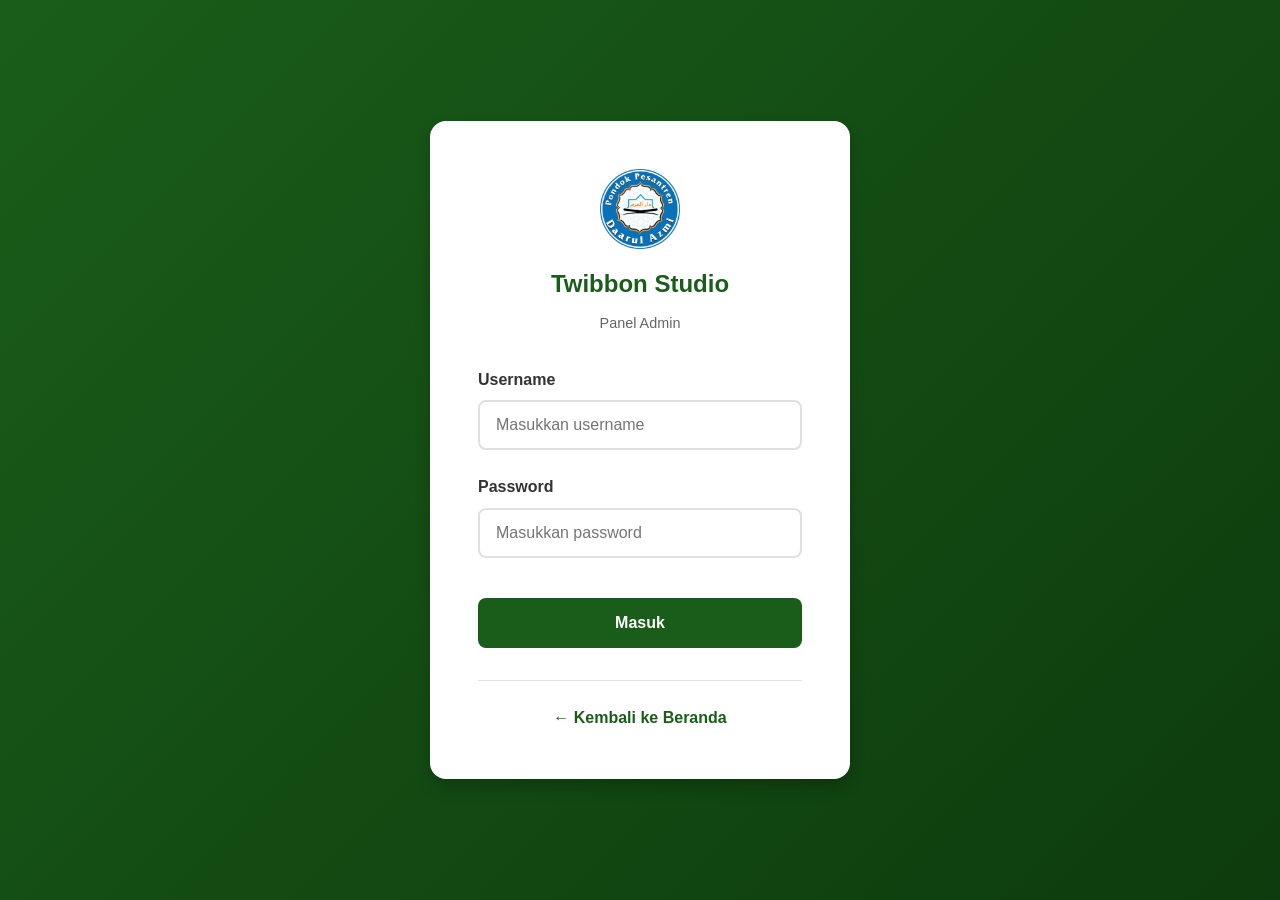
<file: admin.html>
<!DOCTYPE html>
<html lang="id">
<head>
  <meta charset="UTF-8">
  <meta name="viewport" content="width=device-width, initial-scale=1.0">
  <title>Admin Panel - Daarul Azmi Twibbon Studio</title>
  <meta name="description" content="Panel admin untuk mengelola kampanye Twibbon.">

  <!-- Favicon -->
  <link rel="icon" href="assets/logo/logo.png" type="image/png">

  <!-- Styles -->
  <link rel="stylesheet" href="css/global.css?v=20261103">
  <link rel="stylesheet" href="css/layout.css?v=20261103">
  <link rel="stylesheet" href="css/mobile.css?v=20261103">

  <style>
    body {
      background-color: var(--light-gray);
    }

    .admin-layout {
      display: flex;
      min-height: 100vh;
    }

    /* Sidebar */
    .admin-sidebar {
      width: 260px;
      background-color: var(--primary-green-dark);
      color: var(--white);
      padding: var(--spacing-lg) 0;
      position: fixed;
      top: 0;
      left: 0;
      height: 100vh;
      overflow-y: auto;
      z-index: 100;
    }

    .admin-sidebar .logo {
      padding: 0 var(--spacing-md);
      margin-bottom: var(--spacing-xl);
      border-bottom: 1px solid rgba(255,255,255,0.1);
      padding-bottom: var(--spacing-md);
    }

    .admin-sidebar .logo img {
      height: 50px;
      width: auto;
      margin-bottom: var(--spacing-sm);
    }

    .admin-sidebar .logo h2 {
      font-size: 1.1rem;
      color: var(--accent-gold);
    }

    .admin-sidebar .logo p {
      font-size: 0.8rem;
      color: rgba(255,255,255,0.6);
    }

    .admin-nav {
      list-style: none;
      padding: 0;
    }

    .admin-nav li a {
      display: flex;
      align-items: center;
      gap: var(--spacing-sm);
      padding: 0.75rem var(--spacing-md);
      color: rgba(255,255,255,0.8);
      transition: all var(--transition-fast);
    }

    .admin-nav li a:hover,
    .admin-nav li a.active {
      background-color: rgba(255,255,255,0.1);
      color: var(--white);
    }

    .admin-nav li a .icon {
      font-size: 1.2rem;
      width: 24px;
      text-align: center;
    }

    /* Main content */
    .admin-main {
      flex: 1;
      margin-left: 260px;
      padding: var(--spacing-lg);
    }

    .admin-header {
      display: flex;
      justify-content: space-between;
      align-items: center;
      margin-bottom: var(--spacing-lg);
      background: var(--white);
      padding: var(--spacing-md) var(--spacing-lg);
      border-radius: var(--radius-lg);
      box-shadow: var(--shadow-sm);
    }

    .admin-header h1 {
      font-size: 1.5rem;
      color: var(--primary-green);
    }

    .admin-header .user-info {
      display: flex;
      align-items: center;
      gap: var(--spacing-sm);
    }

    .admin-header .user-info span {
      color: var(--dark-gray);
    }

    .btn-logout {
      background-color: #dc3545;
      color: var(--white);
      padding: 0.5rem 1rem;
      border-radius: var(--radius-md);
      font-size: 0.875rem;
    }

    .btn-logout:hover {
      background-color: #c82333;
    }

    /* Stats cards */
    .stats-grid {
      display: grid;
      grid-template-columns: repeat(auto-fit, minmax(200px, 1fr));
      gap: var(--spacing-md);
      margin-bottom: var(--spacing-lg);
    }

    .stat-card {
      background: var(--white);
      padding: var(--spacing-md);
      border-radius: var(--radius-lg);
      box-shadow: var(--shadow-sm);
    }

    .stat-card .stat-icon {
      font-size: 2rem;
      margin-bottom: var(--spacing-sm);
    }

    .stat-card .stat-value {
      font-size: 2rem;
      font-weight: 700;
      color: var(--primary-green);
    }

    .stat-card .stat-label {
      color: var(--dark-gray);
      font-size: 0.9rem;
    }

    /* Campaign table */
    .admin-card {
      background: var(--white);
      border-radius: var(--radius-lg);
      box-shadow: var(--shadow-sm);
      padding: var(--spacing-lg);
      margin-bottom: var(--spacing-lg);
    }

    .admin-card-header {
      display: flex;
      justify-content: space-between;
      align-items: center;
      margin-bottom: var(--spacing-md);
    }

    .admin-card-header h2 {
      font-size: 1.25rem;
      color: var(--primary-green);
    }

    .campaign-table {
      width: 100%;
      border-collapse: collapse;
    }

    .campaign-table th,
    .campaign-table td {
      padding: var(--spacing-sm) var(--spacing-md);
      text-align: left;
      border-bottom: 1px solid var(--gray);
    }

    .campaign-table th {
      background-color: var(--light-gray);
      font-weight: 600;
      color: var(--text-dark);
    }

    .campaign-table tr:hover {
      background-color: var(--light-gray);
    }

    .campaign-table .campaign-cover {
      width: 60px;
      height: 40px;
      object-fit: cover;
      border-radius: var(--radius-sm);
    }

    .campaign-table .actions {
      display: flex;
      gap: var(--spacing-xs);
    }

    .btn-icon {
      padding: 0.4rem 0.6rem;
      border-radius: var(--radius-sm);
      font-size: 0.875rem;
    }

    .btn-edit {
      background-color: #17a2b8;
      color: var(--white);
    }

    .btn-edit:hover {
      background-color: #138496;
    }

    .btn-delete {
      background-color: #dc3545;
      color: var(--white);
    }

    .btn-delete:hover {
      background-color: #c82333;
    }

    /* Modal */
    .modal-overlay {
      display: none;
      position: fixed;
      top: 0;
      left: 0;
      right: 0;
      bottom: 0;
      background-color: rgba(0,0,0,0.5);
      z-index: 1000;
      align-items: center;
      justify-content: center;
      padding: var(--spacing-md);
    }

    .modal-overlay.show {
      display: flex;
    }

    .modal {
      background: var(--white);
      border-radius: var(--radius-lg);
      box-shadow: var(--shadow-lg);
      width: 100%;
      max-width: 600px;
      max-height: 90vh;
      overflow-y: auto;
    }

    .modal-header {
      display: flex;
      justify-content: space-between;
      align-items: center;
      padding: var(--spacing-md) var(--spacing-lg);
      border-bottom: 1px solid var(--gray);
    }

    .modal-header h3 {
      color: var(--primary-green);
    }

    .modal-close {
      background: none;
      border: none;
      font-size: 1.5rem;
      color: var(--dark-gray);
      cursor: pointer;
    }

    .modal-body {
      padding: var(--spacing-lg);
    }

    .modal-footer {
      display: flex;
      justify-content: flex-end;
      gap: var(--spacing-sm);
      padding: var(--spacing-md) var(--spacing-lg);
      border-top: 1px solid var(--gray);
    }

    /* Frame management in modal */
    .frame-list {
      margin-top: var(--spacing-sm);
    }

    .frame-item {
      display: flex;
      flex-direction: column;
      gap: 0.5rem;
      padding: var(--spacing-sm);
      border: 1px solid var(--gray);
      border-radius: 8px;
      margin-bottom: 0.5rem;
      background: #f9f9f9;
    }

    .frame-item:last-child {
      margin-bottom: 0;
    }

    .frame-item-header {
      display: flex;
      justify-content: space-between;
      align-items: center;
    }

    .frame-item-preview {
      width: 100px;
      height: 100px;
      border: 2px dashed #ddd;
      border-radius: 8px;
      display: flex;
      align-items: center;
      justify-content: center;
      overflow: hidden;
      background: white;
    }

    .frame-item-preview img {
      width: 100%;
      height: 100%;
      object-fit: contain;
    }

    .frame-item-preview .placeholder {
      color: #999;
      font-size: 0.8rem;
      text-align: center;
    }

    .btn-remove-frame {
      background: none;
      border: none;
      color: #dc3545;
      cursor: pointer;
      font-size: 1.2rem;
    }

    .frame-upload-area {
      display: flex;
      align-items: center;
      gap: 0.5rem;
    }

    .frame-upload-area input[type="file"] {
      font-size: 0.875rem;
    }

    @media (max-width: 768px) {
      .admin-sidebar {
        transform: translateX(-100%);
        transition: transform var(--transition-normal);
      }

      .admin-sidebar.show {
        transform: translateX(0);
      }

      .admin-main {
        margin-left: 0;
      }

      .campaign-table {
        font-size: 0.875rem;
      }

      .campaign-table .campaign-cover {
        display: none;
      }
    }
  </style>
</head>
<body>
  <div class="admin-layout">
    <!-- Sidebar -->
    <aside class="admin-sidebar" id="admin-sidebar">
      <div class="logo">
        <img src="assets/logo/logo.png?v=20261103" alt="Logo Daarul Azmi">
        <h2>Twibbon Studio</h2>
        <p>Panel Admin</p>
      </div>

      <ul class="admin-nav">
        <li><a href="#" class="active" data-page="dashboard"><span class="icon">📊</span> Dashboard</a></li>
        <li><a href="#" data-page="settings"><span class="icon">⚙️</span> Pengaturan</a></li>
        <li><a href="index.html" target="_blank"><span class="icon">🌐</span> Lihat Website</a></li>
        <li><a href="editor.html" target="_blank"><span class="icon">🎨</span> Coba Editor</a></li>
      </ul>
    </aside>

    <!-- Main Content -->
    <main class="admin-main">
      <div class="admin-header">
        <div>
          <h1>Dashboard</h1>
          <p style="color: var(--dark-gray);">Kelola kampanye Twibbon Daarul Azmi</p>
        </div>
        <div class="user-info">
          <span id="admin-email">admin@ppda</span>
          <button class="btn-logout" id="btn-logout">Keluar</button>
        </div>
      </div>

      <!-- Stats -->
      <div class="stats-grid">
        <div class="stat-card">
          <div class="stat-icon">📋</div>
          <div class="stat-value" id="stat-total">0</div>
          <div class="stat-label">Total Kampanye</div>
        </div>
        <div class="stat-card">
          <div class="stat-icon">✅</div>
          <div class="stat-value" id="stat-active">0</div>
          <div class="stat-label">Kampanye Aktif</div>
        </div>
        <div class="stat-card">
          <div class="stat-icon">⏸️</div>
          <div class="stat-value" id="stat-inactive">0</div>
          <div class="stat-label">Kampanye Tidak Aktif</div>
        </div>
        <div class="stat-card">
          <div class="stat-icon">🖼️</div>
          <div class="stat-value" id="stat-frames">0</div>
          <div class="stat-label">Total Bingkai</div>
        </div>
      </div>

      <!-- Publish Alert -->
      <div style="background: #d4edda; border: 1px solid #28a745; padding: 1rem; border-radius: 8px; margin-bottom: 1rem;">
        <strong>✅ Deploy Otomatis:</strong> Setelah membuat kampanye, klik tombol <strong>"🚀 Deploy ke Live Site"</strong> 
        dan semua gambar + data akan otomatis ter-upload ke GitHub. Pastikan Anda sudah mengatur token GitHub di menu <strong>"⚙️ Pengaturan"</strong>.
      </div>

      <!-- Deploy Status -->
      <div id="deploy-status" style="display: none; background: #cce5ff; border: 1px solid #007bff; padding: 1rem; border-radius: 8px; margin-bottom: 1rem;">
        <div style="display: flex; justify-content: space-between; align-items: center; margin-bottom: 0.5rem;">
          <strong>📤 Sedang deploy...</strong>
          <span id="deploy-progress-text">0%</span>
        </div>
        <div style="background: #e9ecef; border-radius: 4px; height: 8px; overflow: hidden;">
          <div id="deploy-progress-bar" style="background: #28a745; height: 100%; width: 0%; transition: width 0.3s;"></div>
        </div>
        <p id="deploy-message" style="margin-top: 0.5rem; font-size: 0.875rem; color: #495057;"></p>
      </div>

      <!-- Campaign Table -->
      <div class="admin-card">
        <div class="admin-card-header">
          <h2>Daftar Kampanye</h2>
          <div style="display: flex; gap: 0.5rem;">
            <button class="btn btn-outline" id="btn-deploy" style="background: #007bff; color: white; border-color: #007bff;">🚀 Deploy ke Live Site</button>
            <button class="btn btn-primary" id="btn-add-campaign">+ Tambah Kampanye</button>
          </div>
        </div>

        <div style="overflow-x: auto;">
          <table class="campaign-table">
            <thead>
              <tr>
                <th>Cover</th>
                <th>Judul</th>
                <th>Kategori</th>
                <th>Status</th>
                <th>Tanggal</th>
                <th>Bingkai</th>
                <th>Aksi</th>
              </tr>
            </thead>
            <tbody id="campaign-table-body">
              <!-- Will be populated by JS -->
            </tbody>
          </table>
        </div>
      </div>

      <!-- Settings Page -->
      <div id="settings-page" style="display: none;">
        <div class="admin-card">
          <div class="admin-card-header">
            <h2>⚙️ Pengaturan Deploy</h2>
          </div>
          <div class="admin-card-body">
            <div style="background: #e7f3ff; padding: 1rem; border-radius: 8px; margin-bottom: 1.5rem;">
              <strong>🔑 GitHub Token</strong>
              <p style="margin-top: 0.5rem; font-size: 0.875rem; color: #495057;">
                Token GitHub diperlukan untuk deploy otomatis ke live site. Token ini disimpan di browser Anda dan tidak dikirim ke server lain.
              </p>
            </div>

            <div class="form-group">
              <label class="form-label" for="github-token">GitHub Personal Access Token</label>
              <div style="display: flex; gap: 0.5rem;">
                <input type="password" class="form-control" id="github-token" placeholder="ghp_xxxxxxxxxxxxxxxxxxxxxxxxxxxxxxxxxxxx" style="flex: 1;">
                <button type="button" class="btn btn-outline btn-sm" id="btn-toggle-token" style="white-space: nowrap;">👁️ Lihat</button>
              </div>
              <small style="color: var(--dark-gray);">
                Buat token di <a href="https://github.com/settings/tokens" target="_blank">github.com/settings/tokens</a> dengan scope "repo"
              </small>
            </div>

            <div class="form-group">
              <label class="form-label" for="github-repo">Repository</label>
              <input type="text" class="form-control" id="github-repo" value="daarulazmi-ponpes/twibbon-studio" readonly>
            </div>

            <div style="display: flex; gap: 0.5rem; margin-top: 1rem;">
              <button class="btn btn-primary" id="btn-save-token">💾 Simpan Token</button>
              <button class="btn btn-outline" id="btn-test-token">🔍 Test Koneksi</button>
            </div>

            <div id="token-status" style="margin-top: 1rem;"></div>

            <div style="background: #fff3cd; padding: 1rem; border-radius: 8px; margin-top: 1.5rem;">
              <strong>📋 Cara Deploy:</strong>
              <ol style="margin-top: 0.5rem; padding-left: 1.5rem;">
                <li>Buat atau edit kampanye di halaman Dashboard</li>
                <li>Klik tombol <strong>"🚀 Deploy ke Live Site"</strong></li>
                <li>Tunggu proses upload selesai (beberapa detik)</li>
                <li>Kampanye akan muncul di <a href="https://twibbon.daarulazmi.ponpes.id" target="_blank">twibbon.daarulazmi.ponpes.id</a></li>
              </ol>
            </div>
          </div>
        </div>
      </div>

    </main>
  </div>

  <!-- Add/Edit Campaign Modal -->
  <div class="modal-overlay" id="campaign-modal">
    <div class="modal">
      <div class="modal-header">
        <h3 id="modal-title">Tambah Kampanye</h3>
        <button class="modal-close" id="modal-close">&times;</button>
      </div>
      <div class="modal-body">
        <form id="campaign-form">
          <input type="hidden" id="campaign-id">

          <div class="form-group">
            <label class="form-label" for="campaign-title">Judul Kampanye</label>
            <input type="text" class="form-control" id="campaign-title" required>
          </div>

          <div class="form-group">
            <label class="form-label" for="campaign-description">Deskripsi</label>
            <textarea class="form-control" id="campaign-description" rows="3" required></textarea>
          </div>

          <div class="form-group">
            <label class="form-label" for="campaign-category">Kategori</label>
            <select class="form-control" id="campaign-category" required>
              <option value="">Pilih kategori</option>
              <option value="harlah">Harlah</option>
              <option value="maulid">Maulid Nabi</option>
              <option value="wisuda">Wisuda</option>
              <option value="islam">Tahun Baru Islam</option>
              <option value="ramadan">Ramadan</option>
              <option value="ppdb">PPDB</option>
              <option value="lainnya">Lainnya</option>
            </select>
          </div>

          <div class="form-group">
            <label class="form-label" for="campaign-cover">Cover Image <span style="color: #999;">(opsional)</span></label>
            <input type="file" class="form-control" id="campaign-cover-file" accept="image/png,image/jpeg,image/webp">
            <small style="color: var(--dark-gray);">Pilih gambar dari galeri. Gambar akan otomatis di-upload saat deploy ke GitHub.</small>
            <div id="cover-preview" style="margin-top: 0.5rem; display: none;">
              <img id="cover-preview-img" style="max-width: 200px; max-height: 150px; border-radius: 8px; border: 2px solid #ddd;">
              <button type="button" class="btn btn-sm" style="margin-left: 0.5rem; background: #dc3545; color: white;" onclick="document.getElementById('campaign-cover-file').value=''; document.getElementById('cover-preview').style.display='none'; window.coverPath='';">Hapus</button>
            </div>
          </div>

          <div class="form-group">
            <label class="form-label" for="campaign-status">Status</label>
            <select class="form-control" id="campaign-status" required>
              <option value="active">Aktif</option>
              <option value="inactive">Tidak Aktif</option>
            </select>
          </div>

          <div class="form-row" style="display: grid; grid-template-columns: 1fr 1fr; gap: var(--spacing-md);">
            <div class="form-group">
              <label class="form-label" for="campaign-start-date">Tanggal Mulai <span style="color: #999;">(opsional)</span></label>
              <input type="date" class="form-control" id="campaign-start-date">
            </div>
            <div class="form-group">
              <label class="form-label" for="campaign-end-date">Tanggal Selesai <span style="color: #999;">(opsional)</span></label>
              <input type="date" class="form-control" id="campaign-end-date">
            </div>
          </div>

          <div class="form-group">
            <label class="form-label">Bingkai (Frames)</label>
            <div class="frame-list" id="frame-list">
              <!-- Frame items will be added here -->
            </div>
            <div style="background: #fff3cd; padding: 0.75rem; border-radius: 8px; margin-bottom: 0.5rem; font-size: 0.875rem; color: #856404;">
              <strong>💡 Tips:</strong> Upload gambar bingkai PNG transparan. Area tengah sebaiknya kosong agar foto terlihat.
            </div>
            <button type="button" class="btn btn-outline btn-sm" id="btn-add-frame" style="margin-top: var(--spacing-sm);">+ Tambah Bingkai</button>
          </div>
        </form>
      </div>
      <div class="modal-footer">
        <button type="button" class="btn btn-outline" id="btn-cancel-modal">Batal</button>
        <button type="button" class="btn btn-primary" id="btn-save-campaign">Simpan</button>
      </div>
    </div>
  </div>

  <!-- Notification -->
  <div class="notification" id="notification"></div>

  <!-- Scripts -->
  <script src="js/admin.js?v=20261103"></script>
</body>
</html>
</file>
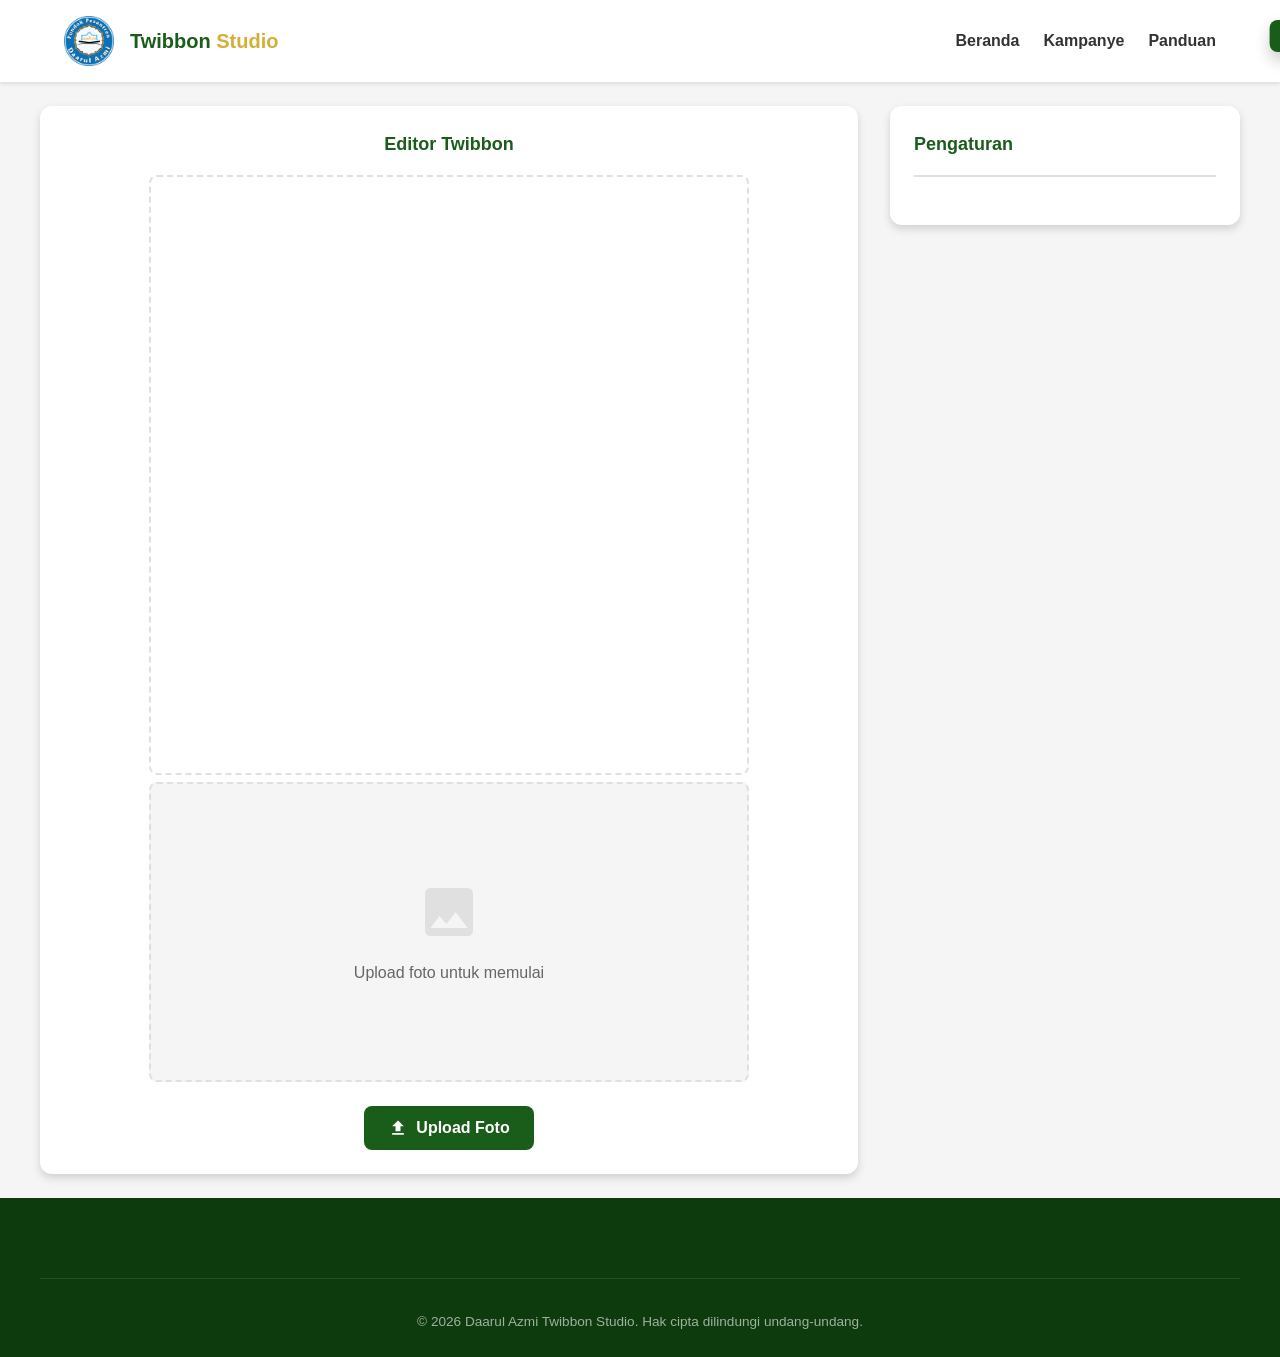
<file: editor.html>
<!DOCTYPE html>
<html lang="id">
<head>
  <meta charset="UTF-8">
  <meta name="viewport" content="width=device-width, initial-scale=1.0">
  <title>Editor Twibbon - Daarul Azmi Twibbon Studio</title>
  <meta name="description" content="Buat Twibbon Anda dengan mudah.">
  
  <!-- Open Graph / Social Sharing -->
  <meta property="og:type" content="website">
  <meta property="og:url" content="https://twibbon.daarulazmi.ponpes.id/editor.html">
  <meta property="og:title" content="Editor Twibbon - Daarul Azmi Twibbon Studio">
  <meta property="og:description" content="Buat Twibbon Anda dengan mudah.">
  <meta property="og:image" id="og-image" content="https://twibbon.daarulazmi.ponpes.id/assets/logo/logo.png">
  <meta property="og:image:secure_url" id="og-image-secure" content="https://twibbon.daarulazmi.ponpes.id/assets/logo/logo.png">
  <meta property="og:image:alt" id="og-image-alt" content="Daarul Azmi Twibbon Studio">
  <meta name="twitter:card" content="summary_large_image">
  <meta name="twitter:title" content="Editor Twibbon - Daarul Azmi Twibbon Studio">
  
  <link rel="icon" href="assets/logo/logo.png" type="image/png">
  <link rel="stylesheet" href="css/global.css?v=20261103">
  <link rel="stylesheet" href="css/layout.css?v=20261103">
  <link rel="stylesheet" href="css/editor.css?v=20261103">
  <link rel="stylesheet" href="css/mobile.css?v=20261103">
  <meta name="theme-color" content="#1a5d1a">
</head>
<body>
  <!-- Header -->
  <header class="header">
    <div class="header-inner">
      <a href="index.html" class="logo">
        <img src="assets/logo/logo.png?v=20261103" alt="Logo Daarul Azmi">
        <div class="logo-text">Twibbon <span>Studio</span></div>
      </a>
      
      <button class="menu-toggle" id="menu-toggle" aria-label="Toggle menu">☰</button>
      
      <nav class="nav" id="main-nav">
        <ul class="nav-links">
          <li><a href="index.html">Beranda</a></li>
          <li><a href="kampanye.html">Kampanye</a></li>
          <li><a href="panduan.html">Panduan</a></li>
        </ul>
      </nav>
    </div>
  </header>

  <!-- Editor Page -->
  <div class="editor-page">
    <div class="editor-container">
      <!-- Canvas Area -->
      <div class="editor-canvas-area">
        <div class="canvas-wrapper">
          <h2 class="canvas-title" id="campaign-title">Editor Twibbon</h2>
          
          <div class="canvas-container">
            <canvas id="editor-canvas" width="1080" height="1080"></canvas>
            
            <div class="canvas-placeholder" id="canvas-placeholder">
              <svg viewBox="0 0 24 24"><path d="M21 19V5c0-1.1-.9-2-2-2H5c-1.1 0-2 .9-2 2v14c0 1.1.9 2 2 2h14c1.1 0 2-.9 2-2zM8.5 13.5l2.5 3.01L14.5 12l4.5 6H5l3.5-4.5z"/></svg>
              <p>Upload foto untuk memulai</p>
            </div>
          </div>

          <!-- Upload Button -->
          <div class="upload-area">
            <button class="upload-btn" id="upload-btn">
              <svg viewBox="0 0 24 24"><path d="M9 16h6v-6h4l-7-7-7 7h4zm-4 2h14v2H5z"/></svg>
              <span>Upload Foto</span>
            </button>
            <input type="file" id="file-input" accept="image/jpeg,image/jpg,image/png,image/webp">
          </div>
        </div>
      </div>

      <!-- Controls Panel -->
      <div class="editor-controls">
        <div class="controls-panel">
          <h3 class="controls-title">Pengaturan</h3>

          <!-- Photo Info -->
          <div class="photo-info" id="photo-info" style="display: none;">
            <div class="photo-info-name" id="photo-name"></div>
            <div class="photo-info-size" id="photo-size"></div>
          </div>

          <!-- Frame Selection -->
          <div class="frame-selection" id="frame-selection" style="display: none;">
            <label class="control-label">Pilih Bingkai</label>
            <div class="frame-options-editor" id="frame-options">
              <!-- Frame options will be loaded by JS -->
            </div>
          </div>

          <!-- Position Controls -->
          <div id="position-controls" style="display: none;">
            <div class="control-group">
              <label class="control-label">Posisi Horizontal</label>
              <input type="range" class="control-slider" id="pos-x" min="-500" max="500" value="0">
              <div class="control-value" id="pos-x-value">0</div>
            </div>

            <div class="control-group">
              <label class="control-label">Posisi Vertikal</label>
              <input type="range" class="control-slider" id="pos-y" min="-500" max="500" value="0">
              <div class="control-value" id="pos-y-value">0</div>
            </div>

            <div class="control-group">
              <label class="control-label">Zoom</label>
              <input type="range" class="control-slider" id="zoom" min="10" max="300" value="100">
              <div class="control-value" id="zoom-value">100%</div>
            </div>

            <div class="control-group">
              <label class="control-label">Rotasi</label>
              <input type="range" class="control-slider" id="rotate" min="-180" max="180" value="0">
              <div class="control-value" id="rotate-value">0°</div>
            </div>

            <div class="control-buttons">
              <button class="control-btn" id="reset-btn">
                <svg viewBox="0 0 24 24"><path d="M12 5V1L7 6l5 5V7c3.31 0 6 2.69 6 6s-2.69 6-6 6-6-2.69-6-6H4c0 4.42 3.58 8 8 8s8-3.58 8-8-3.58-8-8-8z"/></svg>
                Reset
              </button>
              <button class="control-btn" id="change-photo-btn">
                <svg viewBox="0 0 24 24"><path d="M9 16h6v-6h4l-7-7-7 7h4zm-4 2h14v2H5z"/></svg>
                Ganti Foto
              </button>
            </div>
          </div>

          <!-- Download Section -->
          <div class="download-section" id="download-section" style="display: none;">
            <button class="download-btn download-btn-png" id="download-png">
              <svg viewBox="0 0 24 24"><path d="M19 9h-4V3H9v6H5l7 7 7-7zM5 18v2h14v-2H5z"/></svg>
              Download PNG
            </button>
            <button class="download-btn download-btn-jpg" id="download-jpg">
              <svg viewBox="0 0 24 24"><path d="M19 9h-4V3H9v6H5l7 7 7-7zM5 18v2h14v-2H5z"/></svg>
              Download JPG
            </button>
          </div>
        </div>
      </div>
    </div>
  </div>

  <!-- Footer -->
  <footer class="footer">
    <div class="footer-bottom">
      <p>&copy; 2026 Daarul Azmi Twibbon Studio. Hak cipta dilindungi undang-undang.</p>
    </div>
  </footer>

  <!-- Notification -->
  <div class="notification" id="notification"></div>

  <!-- Scripts -->
  <script src="js/campaigns.js?v=20261103"></script>
  <script src="js/canvas-engine.js?v=20261103"></script>
  <script src="js/editor.js?v=20261103"></script>
  <script src="js/download.js?v=20261103"></script>
  <script src="js/app.js?v=20261103"></script>
</body>
</html>
</file>
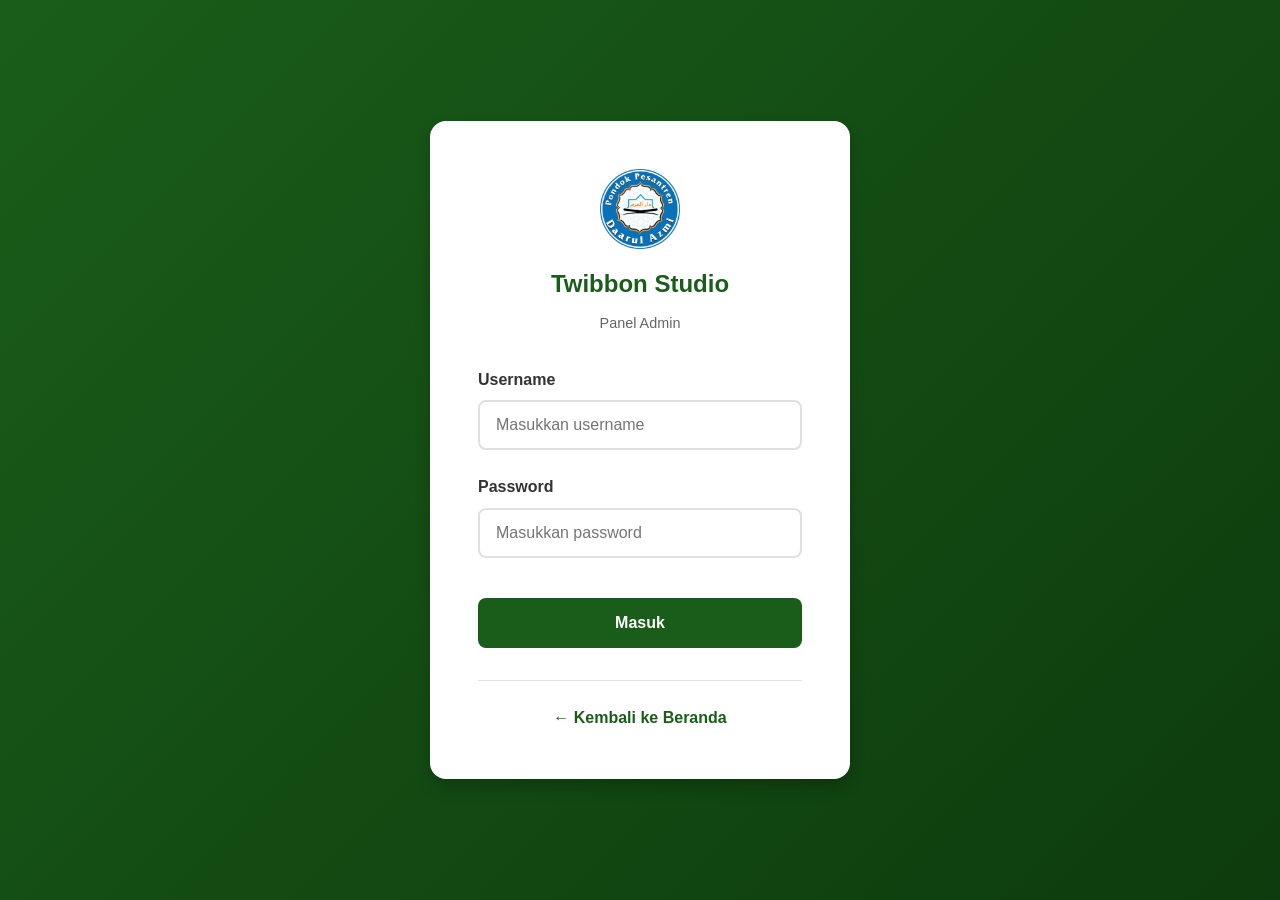
<file: login.html>
<!DOCTYPE html>
<html lang="id">
<head>
  <meta charset="UTF-8">
  <meta name="viewport" content="width=device-width, initial-scale=1.0">
  <title>Login Admin - Daarul Azmi Twibbon Studio</title>
  <meta name="description" content="Halaman login admin untuk mengelola kampanye Twibbon.">

  <!-- Open Graph / WhatsApp Preview -->
  <meta property="og:type" content="website">
  <meta property="og:url" content="https://twibbon.daarulazmi.ponpes.id/login.html">
  <meta property="og:title" content="Admin Panel - Daarul Azmi Twibbon Studio">
  <meta property="og:description" content="Login admin untuk mengelola kampanye Twibbon Daarul Azmi.">
  <meta property="og:image" content="https://twibbon.daarulazmi.ponpes.id/assets/logo/logo.png">
  <meta property="og:image:secure_url" content="https://twibbon.daarulazmi.ponpes.id/assets/logo/logo.png">
  <meta property="og:image:alt" content="Admin Panel Twibbon Daarul Azmi">
  <meta property="og:locale" content="id_ID">
  <meta name="twitter:card" content="summary_large_image">
  <meta name="twitter:title" content="Admin Panel - Daarul Azmi Twibbon">
  <meta name="twitter:description" content="Login admin untuk mengelola kampanye Twibbon.">
  <meta name="twitter:image" content="https://twibbon.daarulazmi.ponpes.id/assets/logo/logo.png">

  <!-- Favicon -->
  <link rel="icon" href="assets/logo/logo.png" type="image/png">

  <!-- Styles -->
  <link rel="stylesheet" href="css/global.css?v=20261103">
  <link rel="stylesheet" href="css/layout.css?v=20261103">
  <link rel="stylesheet" href="css/mobile.css?v=20261103">

  <style>
    .login-page {
      min-height: 100vh;
      display: flex;
      align-items: center;
      justify-content: center;
      background: linear-gradient(135deg, var(--primary-green) 0%, var(--primary-green-dark) 100%);
      padding: var(--spacing-md);
    }

    .login-card {
      background: var(--white);
      border-radius: var(--radius-xl);
      box-shadow: var(--shadow-lg);
      padding: var(--spacing-xl);
      width: 100%;
      max-width: 420px;
    }

    .login-logo {
      text-align: center;
      margin-bottom: var(--spacing-lg);
    }

    .login-logo img {
      height: 80px;
      width: auto;
      margin: 0 auto var(--spacing-sm);
    }

    .login-logo h1 {
      font-size: 1.5rem;
      color: var(--primary-green);
      margin-bottom: var(--spacing-xs);
    }

    .login-logo p {
      color: var(--dark-gray);
      font-size: 0.9rem;
    }

    .login-form .form-group {
      margin-bottom: var(--spacing-md);
    }

    .login-form .form-label {
      display: block;
      margin-bottom: var(--spacing-xs);
      font-weight: 600;
      color: var(--text-dark);
    }

    .login-form .form-control {
      width: 100%;
      padding: 0.875rem 1rem;
      border: 2px solid var(--gray);
      border-radius: var(--radius-md);
      font-size: 1rem;
      transition: border-color var(--transition-fast);
    }

    .login-form .form-control:focus {
      border-color: var(--primary-green);
    }

    .login-form .btn {
      width: 100%;
      padding: 0.875rem;
      font-size: 1rem;
      margin-top: var(--spacing-sm);
    }

    .login-error {
      background-color: #fee;
      border: 1px solid #fcc;
      color: #c00;
      padding: var(--spacing-sm);
      border-radius: var(--radius-md);
      margin-bottom: var(--spacing-md);
      text-align: center;
      display: none;
    }

    .login-error.show {
      display: block;
    }

    .login-footer {
      text-align: center;
      margin-top: var(--spacing-lg);
      padding-top: var(--spacing-md);
      border-top: 1px solid var(--gray);
    }

    .login-footer a {
      color: var(--primary-green);
      font-weight: 600;
    }
  </style>
</head>
<body>
  <div class="login-page">
    <div class="login-card">
      <div class="login-logo">
        <img src="assets/logo/logo.png?v=20261103" alt="Logo Daarul Azmi">
        <h1>Twibbon Studio</h1>
        <p>Panel Admin</p>
      </div>

      <div class="login-error" id="login-error">
        Username atau password salah. Silakan coba lagi.
      </div>

      <form class="login-form" id="login-form">
        <div class="form-group">
          <label class="form-label" for="email">Username</label>
          <input type="text" class="form-control" id="email" name="email" placeholder="Masukkan username" required autocomplete="username">
        </div>

        <div class="form-group">
          <label class="form-label" for="password">Password</label>
          <input type="password" class="form-control" id="password" name="password" placeholder="Masukkan password" required autocomplete="current-password">
        </div>

        <button type="submit" class="btn btn-primary">Masuk</button>
      </form>

      <div class="login-footer">
        <a href="index.html">← Kembali ke Beranda</a>
      </div>
    </div>
  </div>

  <script>
    // Credential admin
    const ADMIN_EMAIL = 'admin@ppda';
    const ADMIN_PASSWORD = 'da2026';

    // Check if already logged in
    if (sessionStorage.getItem('adminLoggedIn') === 'true') {
      window.location.href = 'admin.html';
    }

    // Handle login form
    document.getElementById('login-form').addEventListener('submit', function(e) {
      e.preventDefault();

      const email = document.getElementById('email').value.trim();
      const password = document.getElementById('password').value;
      const errorEl = document.getElementById('login-error');

      // Validate credentials
      if (email === ADMIN_EMAIL && password === ADMIN_PASSWORD) {
        // Set session storage
        sessionStorage.setItem('adminLoggedIn', 'true');
        sessionStorage.setItem('adminEmail', email);

        // Redirect to admin panel
        window.location.href = 'admin.html';
      } else {
        // Show error
        errorEl.classList.add('show');

        // Shake animation
        const card = document.querySelector('.login-card');
        card.style.animation = 'shake 0.5s ease';
        setTimeout(() => {
          card.style.animation = '';
        }, 500);
      }
    });

    // Add shake keyframes dynamically
    const style = document.createElement('style');
    style.textContent = `
      @keyframes shake {
        0%, 100% { transform: translateX(0); }
        20% { transform: translateX(-10px); }
        40% { transform: translateX(10px); }
        60% { transform: translateX(-10px); }
        80% { transform: translateX(10px); }
      }
    `;
    document.head.appendChild(style);
  </script>
</body>
</html>
</file>
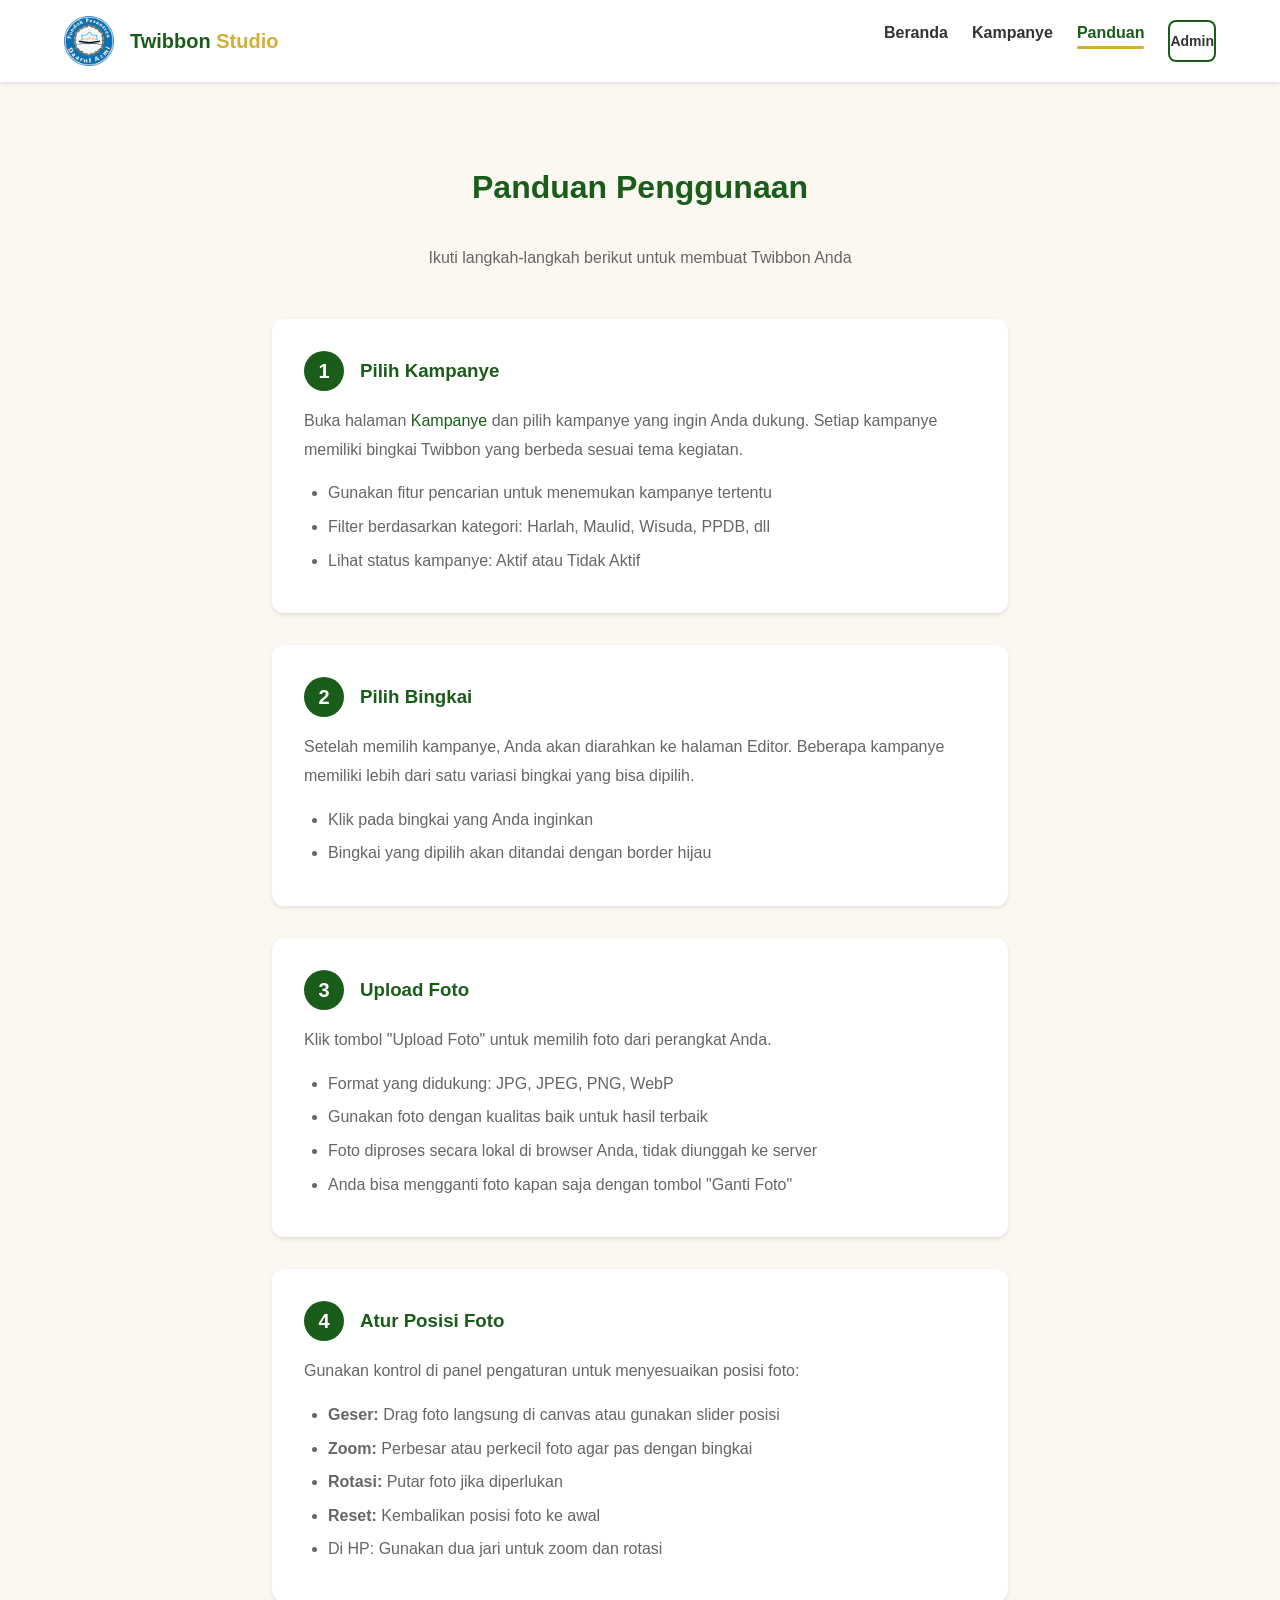
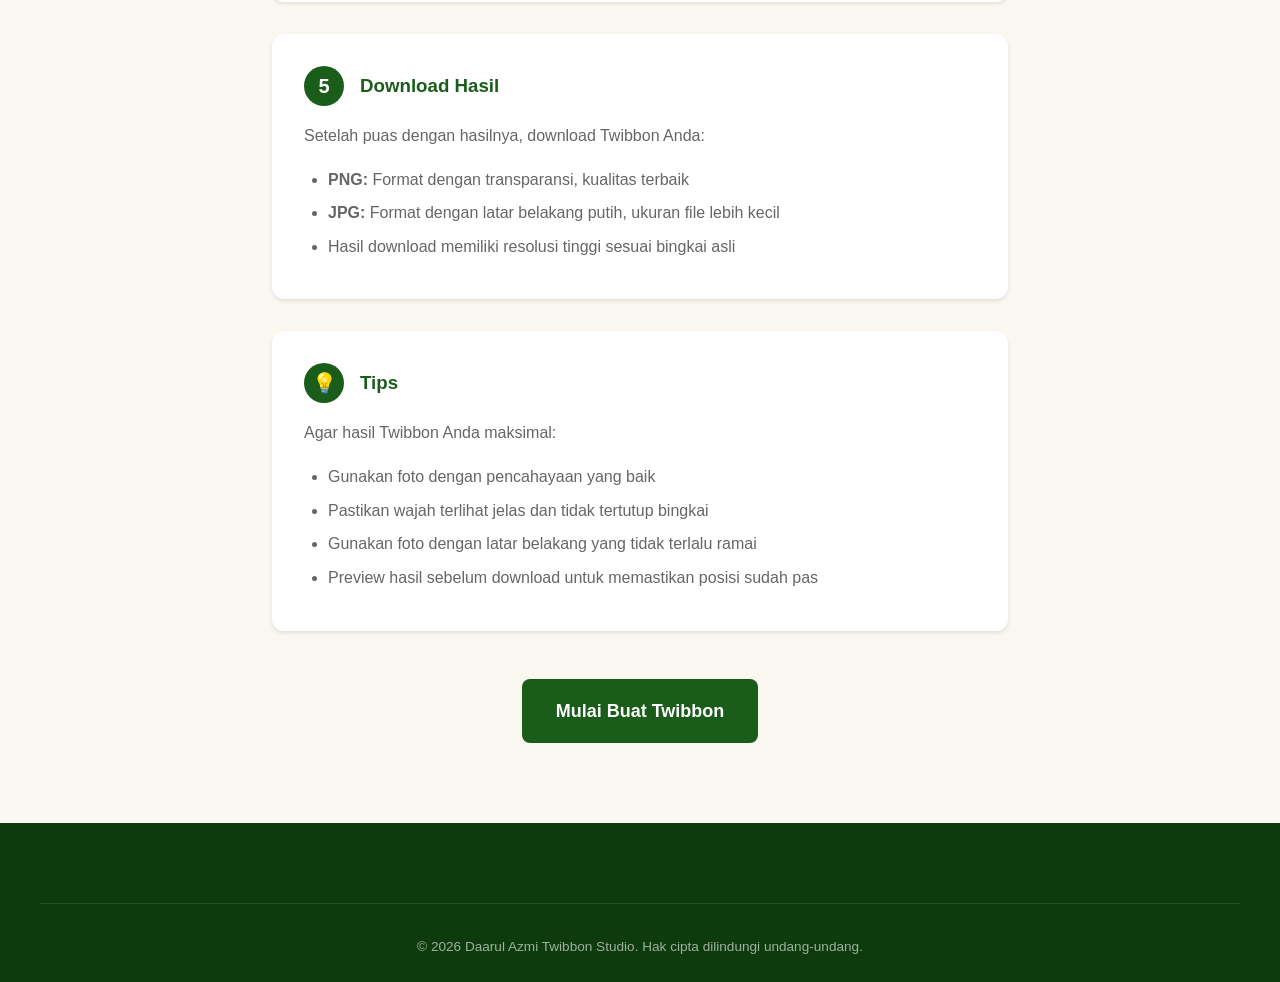
<file: panduan.html>
<!DOCTYPE html>
<html lang="id">
<head>
  <meta charset="UTF-8">
  <meta name="viewport" content="width=device-width, initial-scale=1.0">
  <title>Panduan - Daarul Azmi Twibbon Studio</title>
  <meta name="description" content="Panduan penggunaan Twibbon Studio.">
  
  <!-- Open Graph / WhatsApp Preview -->
  <meta property="og:type" content="website">
  <meta property="og:url" content="https://twibbon.daarulazmi.ponpes.id/panduan.html">
  <meta property="og:title" content="Panduan Penggunaan - Daarul Azmi Twibbon Studio">
  <meta property="og:description" content="Panduan lengkap penggunaan Twibbon Studio. Ikuti langkah-langkah untuk membuat Twibbon Anda.">
  <meta property="og:image" content="https://twibbon.daarulazmi.ponpes.id/assets/logo/logo.png">
  <meta property="og:image:secure_url" content="https://twibbon.daarulazmi.ponpes.id/assets/logo/logo.png">
  <meta property="og:image:alt" content="Panduan Twibbon Daarul Azmi">
  <meta property="og:locale" content="id_ID">
  <meta name="twitter:card" content="summary_large_image">
  <meta name="twitter:title" content="Panduan Twibbon - Daarul Azmi">
  <meta name="twitter:description" content="Panduan lengkap penggunaan Twibbon Studio.">
  <meta name="twitter:image" content="https://twibbon.daarulazmi.ponpes.id/assets/logo/logo.png">
  
  <link rel="icon" href="assets/logo/logo.png" type="image/png">
  <link rel="stylesheet" href="css/global.css?v=20261103">
  <link rel="stylesheet" href="css/layout.css?v=20261103">
  <link rel="stylesheet" href="css/mobile.css?v=20261103">
  <meta name="theme-color" content="#1a5d1a">
</head>
<body>
  <!-- Header -->
  <header class="header">
    <div class="header-inner">
      <a href="index.html" class="logo">
        <img src="assets/logo/logo.png?v=20261103" alt="Logo Daarul Azmi">
        <div class="logo-text">Twibbon <span>Studio</span></div>
      </a>
      
      <button class="menu-toggle" id="menu-toggle" aria-label="Toggle menu">☰</button>
      
      <nav class="nav" id="main-nav">
        <ul class="nav-links">
          <li><a href="index.html">Beranda</a></li>
          <li><a href="kampanye.html">Kampanye</a></li>
          <li><a href="panduan.html" class="active">Panduan</a></li>
          <li><a href="login.html" class="btn btn-sm btn-outline">Admin</a></li>
        </ul>
      </nav>
    </div>
  </header>

  <!-- Panduan Content -->
  <section class="section">
    <div class="panduan-content">
      <h1 class="section-title">Panduan Penggunaan</h1>
      <p class="section-subtitle">Ikuti langkah-langkah berikut untuk membuat Twibbon Anda</p>

      <div class="panduan-step">
        <h3><span class="step-num">1</span> Pilih Kampanye</h3>
        <p>Buka halaman <a href="kampanye.html" style="color: var(--primary-green);">Kampanye</a> dan pilih kampanye yang ingin Anda dukung. Setiap kampanye memiliki bingkai Twibbon yang berbeda sesuai tema kegiatan.</p>
        <ul>
          <li>Gunakan fitur pencarian untuk menemukan kampanye tertentu</li>
          <li>Filter berdasarkan kategori: Harlah, Maulid, Wisuda, PPDB, dll</li>
          <li>Lihat status kampanye: Aktif atau Tidak Aktif</li>
        </ul>
      </div>

      <div class="panduan-step">
        <h3><span class="step-num">2</span> Pilih Bingkai</h3>
        <p>Setelah memilih kampanye, Anda akan diarahkan ke halaman Editor. Beberapa kampanye memiliki lebih dari satu variasi bingkai yang bisa dipilih.</p>
        <ul>
          <li>Klik pada bingkai yang Anda inginkan</li>
          <li>Bingkai yang dipilih akan ditandai dengan border hijau</li>
        </ul>
      </div>

      <div class="panduan-step">
        <h3><span class="step-num">3</span> Upload Foto</h3>
        <p>Klik tombol "Upload Foto" untuk memilih foto dari perangkat Anda.</p>
        <ul>
          <li>Format yang didukung: JPG, JPEG, PNG, WebP</li>
          <li>Gunakan foto dengan kualitas baik untuk hasil terbaik</li>
          <li>Foto diproses secara lokal di browser Anda, tidak diunggah ke server</li>
          <li>Anda bisa mengganti foto kapan saja dengan tombol "Ganti Foto"</li>
        </ul>
      </div>

      <div class="panduan-step">
        <h3><span class="step-num">4</span> Atur Posisi Foto</h3>
        <p>Gunakan kontrol di panel pengaturan untuk menyesuaikan posisi foto:</p>
        <ul>
          <li><strong>Geser:</strong> Drag foto langsung di canvas atau gunakan slider posisi</li>
          <li><strong>Zoom:</strong> Perbesar atau perkecil foto agar pas dengan bingkai</li>
          <li><strong>Rotasi:</strong> Putar foto jika diperlukan</li>
          <li><strong>Reset:</strong> Kembalikan posisi foto ke awal</li>
          <li>Di HP: Gunakan dua jari untuk zoom dan rotasi</li>
        </ul>
      </div>

      <div class="panduan-step">
        <h3><span class="step-num">5</span> Download Hasil</h3>
        <p>Setelah puas dengan hasilnya, download Twibbon Anda:</p>
        <ul>
          <li><strong>PNG:</strong> Format dengan transparansi, kualitas terbaik</li>
          <li><strong>JPG:</strong> Format dengan latar belakang putih, ukuran file lebih kecil</li>
          <li>Hasil download memiliki resolusi tinggi sesuai bingkai asli</li>
        </ul>
      </div>

      <div class="panduan-step">
        <h3><span class="step-num">💡</span> Tips</h3>
        <p>Agar hasil Twibbon Anda maksimal:</p>
        <ul>
          <li>Gunakan foto dengan pencahayaan yang baik</li>
          <li>Pastikan wajah terlihat jelas dan tidak tertutup bingkai</li>
          <li>Gunakan foto dengan latar belakang yang tidak terlalu ramai</li>
          <li>Preview hasil sebelum download untuk memastikan posisi sudah pas</li>
        </ul>
      </div>

      <div class="text-center mt-xl">
        <a href="kampanye.html" class="btn btn-primary btn-lg">Mulai Buat Twibbon</a>
      </div>
    </div>
  </section>

  <!-- Footer -->
  <footer class="footer">
    <div class="footer-bottom">
      <p>&copy; 2026 Daarul Azmi Twibbon Studio. Hak cipta dilindungi undang-undang.</p>
    </div>
  </footer>

  <!-- Scripts -->
  <script src="js/app.js?v=20261103"></script>
</body>
</html>
</file>
<file: css/global.css>
/* ============================================
   DAARUL AZMI TWIBBON STUDIO - Global Styles
   ============================================ */

:root {
  /* Warna utama */
  --primary-green: #1a5d1a;
  --primary-green-dark: #0d3b0d;
  --primary-green-light: #2d7a2d;
  
  /* Warna aksen */
  --accent-gold: #d4af37;
  --accent-gold-light: #f0d060;
  --accent-gold-dark: #b8960f;
  
  /* Warna pendukung */
  --white: #ffffff;
  --cream: #faf8f0;
  --light-gray: #f5f5f5;
  --gray: #e0e0e0;
  --dark-gray: #666666;
  --text-dark: #333333;
  --text-light: #ffffff;
  
  /* Spacing */
  --spacing-xs: 0.5rem;
  --spacing-sm: 1rem;
  --spacing-md: 1.5rem;
  --spacing-lg: 2rem;
  --spacing-xl: 3rem;
  
  /* Border radius */
  --radius-sm: 4px;
  --radius-md: 8px;
  --radius-lg: 12px;
  --radius-xl: 16px;
  
  /* Shadows */
  --shadow-sm: 0 2px 4px rgba(0,0,0,0.1);
  --shadow-md: 0 4px 8px rgba(0,0,0,0.15);
  --shadow-lg: 0 8px 16px rgba(0,0,0,0.2);
  
  /* Transitions */
  --transition-fast: 0.2s ease;
  --transition-normal: 0.3s ease;
}

/* Reset */
*, *::before, *::after {
  margin: 0;
  padding: 0;
  box-sizing: border-box;
}

html {
  font-size: 16px;
  scroll-behavior: smooth;
}

body {
  font-family: 'Segoe UI', Tahoma, Geneva, Verdana, sans-serif;
  line-height: 1.6;
  color: var(--text-dark);
  background-color: var(--cream);
}

a {
  text-decoration: none;
  color: inherit;
  transition: color var(--transition-fast);
}

a:hover {
  color: var(--primary-green);
}

img {
  max-width: 100%;
  height: auto;
  display: block;
}

button {
  cursor: pointer;
  border: none;
  outline: none;
  font-family: inherit;
  font-size: inherit;
}

input, textarea, select {
  font-family: inherit;
  font-size: inherit;
  outline: none;
}

/* Utility classes */
.container {
  max-width: 1200px;
  margin: 0 auto;
  padding: 0 var(--spacing-md);
}

.text-center {
  text-align: center;
}

.text-gold {
  color: var(--accent-gold);
}

.text-green {
  color: var(--primary-green);
}

.bg-cream {
  background-color: var(--cream);
}

.bg-white {
  background-color: var(--white);
}

.bg-green {
  background-color: var(--primary-green);
}

.mb-sm { margin-bottom: var(--spacing-sm); }
.mb-md { margin-bottom: var(--spacing-md); }
.mb-lg { margin-bottom: var(--spacing-lg); }
.mb-xl { margin-bottom: var(--spacing-xl); }

.mt-sm { margin-top: var(--spacing-sm); }
.mt-md { margin-top: var(--spacing-md); }
.mt-lg { margin-top: var(--spacing-lg); }
.mt-xl { margin-top: var(--spacing-xl); }

/* Buttons */
.btn {
  display: inline-block;
  padding: 0.75rem 1.5rem;
  border-radius: var(--radius-md);
  font-weight: 600;
  text-align: center;
  transition: all var(--transition-normal);
  border: 2px solid transparent;
}

.btn-primary {
  background-color: var(--primary-green);
  color: var(--white);
}

.btn-primary:hover {
  background-color: var(--primary-green-dark);
  color: var(--white);
}

.btn-secondary {
  background-color: var(--accent-gold);
  color: var(--text-dark);
}

.btn-secondary:hover {
  background-color: var(--accent-gold-dark);
  color: var(--white);
}

.btn-outline {
  background-color: transparent;
  border-color: var(--primary-green);
  color: var(--primary-green);
}

.btn-outline:hover {
  background-color: var(--primary-green);
  color: var(--white);
}

.btn-sm {
  padding: 0.5rem 1rem;
  font-size: 0.875rem;
}

.btn-lg {
  padding: 1rem 2rem;
  font-size: 1.125rem;
}

/* Cards */
.card {
  background-color: var(--white);
  border-radius: var(--radius-lg);
  box-shadow: var(--shadow-sm);
  overflow: hidden;
  transition: transform var(--transition-normal), box-shadow var(--transition-normal);
}

.card:hover {
  transform: translateY(-4px);
  box-shadow: var(--shadow-md);
}

.card-img {
  width: 100%;
  height: 200px;
  object-fit: cover;
}

.card-body {
  padding: var(--spacing-md);
}

.card-title {
  font-size: 1.25rem;
  font-weight: 700;
  margin-bottom: var(--spacing-xs);
  color: var(--primary-green);
}

.card-text {
  color: var(--dark-gray);
  margin-bottom: var(--spacing-sm);
}

/* Badges */
.badge {
  display: inline-block;
  padding: 0.25rem 0.75rem;
  border-radius: 50px;
  font-size: 0.75rem;
  font-weight: 600;
  text-transform: uppercase;
}

.badge-active {
  background-color: #d4edda;
  color: #155724;
}

.badge-inactive {
  background-color: #fff3cd;
  color: #856404;
}

/* Forms */
.form-group {
  margin-bottom: var(--spacing-md);
}

.form-label {
  display: block;
  margin-bottom: var(--spacing-xs);
  font-weight: 600;
  color: var(--text-dark);
}

.form-control {
  width: 100%;
  padding: 0.75rem;
  border: 2px solid var(--gray);
  border-radius: var(--radius-md);
  background-color: var(--white);
  transition: border-color var(--transition-fast);
}

.form-control:focus {
  border-color: var(--primary-green);
}

/* Loading spinner */
.spinner {
  display: inline-block;
  width: 40px;
  height: 40px;
  border: 4px solid var(--gray);
  border-top-color: var(--primary-green);
  border-radius: 50%;
  animation: spin 0.8s linear infinite;
}

@keyframes spin {
  to { transform: rotate(360deg); }
}

/* Notifications */
.notification {
  position: fixed;
  top: 20px;
  right: 20px;
  padding: 1rem 1.5rem;
  border-radius: var(--radius-md);
  background-color: var(--primary-green);
  color: var(--white);
  box-shadow: var(--shadow-lg);
  z-index: 9999;
  transform: translateX(120%);
  transition: transform var(--transition-normal);
}

.notification.show {
  transform: translateX(0);
}

.notification.error {
  background-color: #dc3545;
}

/* Section styling */
.section {
  padding: var(--spacing-xl) 0;
}

.section-title {
  font-size: 2rem;
  font-weight: 700;
  text-align: center;
  margin-bottom: var(--spacing-lg);
  color: var(--primary-green);
}

.section-subtitle {
  text-align: center;
  color: var(--dark-gray);
  margin-bottom: var(--spacing-xl);
}
</file>
<file: css/layout.css>
/* ============================================
   DAARUL AZMI TWIBBON STUDIO - Layout Styles
   ============================================ */

/* Header & Navigation */
.header {
  background-color: var(--white);
  box-shadow: var(--shadow-sm);
  position: sticky;
  top: 0;
  z-index: 1000;
}

.header-inner {
  display: flex;
  align-items: center;
  justify-content: space-between;
  padding: var(--spacing-sm) var(--spacing-md);
  max-width: 1200px;
  margin: 0 auto;
}

.logo {
  display: flex;
  align-items: center;
  gap: var(--spacing-sm);
}

.logo img {
  height: 50px;
  width: auto;
}

.logo-text {
  font-size: 1.25rem;
  font-weight: 700;
  color: var(--primary-green);
}

.logo-text span {
  color: var(--accent-gold);
}

.nav {
  display: flex;
  align-items: center;
  gap: var(--spacing-lg);
}

.nav-links {
  display: flex;
  list-style: none;
  gap: var(--spacing-md);
}

.nav-links a {
  font-weight: 600;
  color: var(--text-dark);
  padding: var(--spacing-xs) 0;
  position: relative;
}

.nav-links a:hover,
.nav-links a.active {
  color: var(--primary-green);
}

.nav-links a.active::after {
  content: '';
  position: absolute;
  bottom: 0;
  left: 0;
  right: 0;
  height: 3px;
  background-color: var(--accent-gold);
  border-radius: 2px;
}

/* Mobile menu toggle */
.menu-toggle {
  display: none;
  background: none;
  border: none;
  font-size: 1.5rem;
  color: var(--primary-green);
  cursor: pointer;
}

/* Hero Section */
.hero {
  background: linear-gradient(135deg, var(--primary-green) 0%, var(--primary-green-dark) 100%);
  color: var(--white);
  padding: var(--spacing-xl) var(--spacing-md);
  text-align: center;
}

.hero-content {
  max-width: 800px;
  margin: 0 auto;
}

.hero h1 {
  font-size: 2.5rem;
  font-weight: 800;
  margin-bottom: var(--spacing-sm);
  line-height: 1.2;
}

.hero h1 span {
  color: var(--accent-gold);
}

.hero p {
  font-size: 1.25rem;
  margin-bottom: var(--spacing-lg);
  opacity: 0.9;
}

.hero-buttons {
  display: flex;
  gap: var(--spacing-sm);
  justify-content: center;
  flex-wrap: wrap;
}

/* Campaign Cards Grid */
.campaigns-grid {
  display: grid;
  grid-template-columns: repeat(auto-fill, minmax(300px, 1fr));
  gap: var(--spacing-lg);
  padding: var(--spacing-lg) 0;
}

.campaign-card {
  background-color: var(--white);
  border-radius: var(--radius-lg);
  overflow: hidden;
  box-shadow: var(--shadow-sm);
  transition: transform var(--transition-normal), box-shadow var(--transition-normal);
}

.campaign-card:hover {
  transform: translateY(-4px);
  box-shadow: var(--shadow-md);
}

.campaign-card-img {
  width: 100%;
  height: 200px;
  overflow: hidden;
  background-color: var(--light-gray);
  display: flex;
  align-items: center;
  justify-content: center;
}

.campaign-card-img img {
  width: 100%;
  height: 100%;
  object-fit: cover;
}

.campaign-card-img .placeholder {
  color: var(--dark-gray);
  font-size: 0.9rem;
  text-align: center;
  padding: var(--spacing-sm);
}

.campaign-card-body {
  padding: var(--spacing-md);
}

.campaign-card-title {
  font-size: 1.125rem;
  font-weight: 700;
  margin-bottom: var(--spacing-xs);
  color: var(--primary-green);
}

.campaign-card-text {
  color: var(--dark-gray);
  font-size: 0.9rem;
  margin-bottom: var(--spacing-sm);
  display: -webkit-box;
  -webkit-line-clamp: 2;
  -webkit-box-orient: vertical;
  overflow: hidden;
}

.campaign-card-footer {
  display: flex;
  justify-content: space-between;
  align-items: center;
  margin-top: var(--spacing-sm);
}

/* Categories */
.categories-grid {
  display: grid;
  grid-template-columns: repeat(auto-fill, minmax(150px, 1fr));
  gap: var(--spacing-md);
  padding: var(--spacing-lg) 0;
}

.category-card {
  background-color: var(--white);
  border-radius: var(--radius-md);
  padding: var(--spacing-md);
  text-align: center;
  box-shadow: var(--shadow-sm);
  transition: all var(--transition-normal);
  cursor: pointer;
}

.category-card:hover {
  background-color: var(--primary-green);
  color: var(--white);
  transform: translateY(-2px);
}

.category-card:hover .category-icon {
  color: var(--accent-gold);
}

.category-icon {
  font-size: 2rem;
  margin-bottom: var(--spacing-xs);
  color: var(--primary-green);
  transition: color var(--transition-normal);
}

.category-name {
  font-weight: 600;
  font-size: 0.9rem;
}

/* Guide Section */
.guide-steps {
  display: grid;
  grid-template-columns: repeat(auto-fit, minmax(200px, 1fr));
  gap: var(--spacing-lg);
  padding: var(--spacing-lg) 0;
}

.guide-step {
  text-align: center;
  padding: var(--spacing-md);
}

.step-number {
  width: 50px;
  height: 50px;
  border-radius: 50%;
  background-color: var(--primary-green);
  color: var(--white);
  display: flex;
  align-items: center;
  justify-content: center;
  font-size: 1.5rem;
  font-weight: 700;
  margin: 0 auto var(--spacing-sm);
}

.step-title {
  font-weight: 700;
  margin-bottom: var(--spacing-xs);
  color: var(--primary-green);
}

.step-description {
  color: var(--dark-gray);
  font-size: 0.9rem;
}

/* Footer */
.footer {
  background-color: var(--primary-green-dark);
  color: var(--white);
  padding: var(--spacing-xl) 0 var(--spacing-md);
}

.footer-content {
  display: grid;
  grid-template-columns: repeat(auto-fit, minmax(250px, 1fr));
  gap: var(--spacing-lg);
  max-width: 1200px;
  margin: 0 auto;
  padding: 0 var(--spacing-md);
}

.footer-section h3 {
  color: var(--accent-gold);
  margin-bottom: var(--spacing-sm);
  font-size: 1.125rem;
}

.footer-section p,
.footer-section a {
  color: rgba(255, 255, 255, 0.8);
  font-size: 0.9rem;
  line-height: 1.8;
}

.footer-section a:hover {
  color: var(--accent-gold);
}

.footer-bottom {
  text-align: center;
  padding-top: var(--spacing-lg);
  margin-top: var(--spacing-lg);
  border-top: 1px solid rgba(255, 255, 255, 0.1);
  max-width: 1200px;
  margin-left: auto;
  margin-right: auto;
  padding-left: var(--spacing-md);
  padding-right: var(--spacing-md);
}

.footer-bottom p {
  color: rgba(255, 255, 255, 0.6);
  font-size: 0.85rem;
}

/* Search & Filter Bar */
.search-filter-bar {
  background-color: var(--white);
  padding: var(--spacing-md);
  border-radius: var(--radius-lg);
  box-shadow: var(--shadow-sm);
  margin-bottom: var(--spacing-lg);
}

.search-input-group {
  display: flex;
  gap: var(--spacing-sm);
  margin-bottom: var(--spacing-sm);
}

.search-input {
  flex: 1;
  padding: 0.75rem 1rem;
  border: 2px solid var(--gray);
  border-radius: var(--radius-md);
  font-size: 1rem;
}

.search-input:focus {
  border-color: var(--primary-green);
}

.filter-buttons {
  display: flex;
  gap: var(--spacing-xs);
  flex-wrap: wrap;
}

.filter-btn {
  padding: 0.5rem 1rem;
  border-radius: 50px;
  background-color: var(--light-gray);
  color: var(--text-dark);
  font-size: 0.875rem;
  font-weight: 600;
  transition: all var(--transition-fast);
}

.filter-btn:hover,
.filter-btn.active {
  background-color: var(--primary-green);
  color: var(--white);
}

/* Campaign Detail Page */
.campaign-detail {
  max-width: 900px;
  margin: 0 auto;
  padding: var(--spacing-lg);
}

.campaign-detail-header {
  text-align: center;
  margin-bottom: var(--spacing-xl);
}

.campaign-detail-cover {
  width: 100%;
  max-height: 400px;
  object-fit: cover;
  border-radius: var(--radius-lg);
  margin-bottom: var(--spacing-lg);
}

.campaign-detail-title {
  font-size: 2rem;
  font-weight: 800;
  color: var(--primary-green);
  margin-bottom: var(--spacing-sm);
}

.campaign-detail-description {
  color: var(--dark-gray);
  font-size: 1.1rem;
  line-height: 1.8;
}

.frame-options {
  display: grid;
  grid-template-columns: repeat(auto-fill, minmax(150px, 1fr));
  gap: var(--spacing-md);
  margin-top: var(--spacing-lg);
}

.frame-option {
  background-color: var(--white);
  border: 3px solid var(--gray);
  border-radius: var(--radius-md);
  padding: var(--spacing-sm);
  text-align: center;
  cursor: pointer;
  transition: all var(--transition-fast);
}

.frame-option:hover,
.frame-option.selected {
  border-color: var(--primary-green);
  box-shadow: var(--shadow-md);
}

.frame-option img {
  width: 100%;
  height: 150px;
  object-fit: contain;
  margin-bottom: var(--spacing-xs);
}

.frame-option-name {
  font-weight: 600;
  font-size: 0.9rem;
  color: var(--text-dark);
}

/* Panduan Page */
.panduan-content {
  max-width: 800px;
  margin: 0 auto;
  padding: var(--spacing-lg);
}

.panduan-step {
  background-color: var(--white);
  border-radius: var(--radius-lg);
  padding: var(--spacing-lg);
  margin-bottom: var(--spacing-lg);
  box-shadow: var(--shadow-sm);
}

.panduan-step h3 {
  color: var(--primary-green);
  margin-bottom: var(--spacing-sm);
  display: flex;
  align-items: center;
  gap: var(--spacing-sm);
}

.panduan-step h3 .step-num {
  width: 40px;
  height: 40px;
  border-radius: 50%;
  background-color: var(--primary-green);
  color: var(--white);
  display: flex;
  align-items: center;
  justify-content: center;
  font-size: 1.25rem;
  flex-shrink: 0;
}

.panduan-step p {
  color: var(--dark-gray);
  line-height: 1.8;
}

.panduan-step ul {
  margin-top: var(--spacing-sm);
  padding-left: var(--spacing-md);
  color: var(--dark-gray);
}

.panduan-step ul li {
  margin-bottom: var(--spacing-xs);
}
</file>
<file: css/mobile.css>
/* ============================================
   DAARUL AZMI TWIBBON STUDIO - Mobile Styles
   ============================================ */

@media (max-width: 768px) {
  /* Header */
  .header-inner {
    flex-wrap: wrap;
  }
  
  .menu-toggle {
    display: block;
  }
  
  .nav {
    display: none;
    width: 100%;
    flex-direction: column;
    padding-top: var(--spacing-sm);
  }
  
  .nav.show {
    display: flex;
  }
  
  .nav-links {
    flex-direction: column;
    width: 100%;
    gap: var(--spacing-sm);
  }
  
  .nav-links a {
    display: block;
    padding: var(--spacing-sm);
    background-color: var(--light-gray);
    border-radius: var(--radius-md);
  }
  
  /* Hero */
  .hero {
    padding: var(--spacing-lg) var(--spacing-sm);
  }
  
  .hero h1 {
    font-size: 1.75rem;
  }
  
  .hero p {
    font-size: 1rem;
  }
  
  .hero-buttons {
    flex-direction: column;
  }
  
  .hero-buttons .btn {
    width: 100%;
  }
  
  /* Campaigns Grid */
  .campaigns-grid {
    grid-template-columns: 1fr;
    gap: var(--spacing-md);
  }
  
  /* Categories */
  .categories-grid {
    grid-template-columns: repeat(2, 1fr);
  }
  
  /* Guide Steps */
  .guide-steps {
    grid-template-columns: 1fr;
  }
  
  /* Footer */
  .footer-content {
    grid-template-columns: 1fr;
  }
  
  /* Search & Filter */
  .search-input-group {
    flex-direction: column;
  }
  
  /* Campaign Detail */
  .campaign-detail {
    padding: var(--spacing-md);
  }
  
  .campaign-detail-title {
    font-size: 1.5rem;
  }
  
  .frame-options {
    grid-template-columns: repeat(2, 1fr);
  }
  
  /* Section */
  .section {
    padding: var(--spacing-lg) 0;
  }
  
  .section-title {
    font-size: 1.5rem;
  }
  
  /* Editor */
  .editor-container {
    flex-direction: column;
  }
  
  .editor-canvas-area {
    width: 100%;
  }
  
  .editor-controls {
    width: 100%;
    order: -1;
  }
  
  /* Panduan */
  .panduan-content {
    padding: var(--spacing-md);
  }
}

@media (max-width: 480px) {
  .logo-text {
    font-size: 1rem;
  }
  
  .logo img {
    height: 40px;
  }
  
  .hero h1 {
    font-size: 1.5rem;
  }
  
  .btn {
    padding: 0.625rem 1.25rem;
    font-size: 0.9rem;
  }
  
  .campaign-card-img {
    height: 150px;
  }
  
  .frame-options {
    grid-template-columns: 1fr;
  }
}
</file>
<file: css/editor.css>
/* ============================================
   DAARUL AZMI TWIBBON STUDIO - Editor Styles
   ============================================ */

.editor-page {
  background-color: var(--light-gray);
  min-height: 100vh;
  padding: var(--spacing-md);
}

.editor-container {
  max-width: 1200px;
  margin: 0 auto;
  display: flex;
  gap: var(--spacing-lg);
}

/* Canvas Area */
.editor-canvas-area {
  flex: 1;
  min-width: 0;
}

.canvas-wrapper {
  background-color: var(--white);
  border-radius: var(--radius-lg);
  box-shadow: var(--shadow-md);
  padding: var(--spacing-md);
  text-align: center;
}

.canvas-title {
  font-size: 1.125rem;
  font-weight: 700;
  color: var(--primary-green);
  margin-bottom: var(--spacing-sm);
}

.canvas-container {
  position: relative;
  display: inline-block;
  width: 100%;
  max-width: 600px;
  margin: 0 auto;
}

#editor-canvas {
  width: 100%;
  height: auto;
  border: 2px dashed var(--gray);
  border-radius: var(--radius-md);
  cursor: move;
  touch-action: none;
}

.canvas-placeholder {
  width: 100%;
  min-height: 300px;
  display: flex;
  flex-direction: column;
  align-items: center;
  justify-content: center;
  border: 2px dashed var(--gray);
  border-radius: var(--radius-md);
  background-color: var(--light-gray);
  color: var(--dark-gray);
  gap: var(--spacing-sm);
}

.canvas-placeholder svg {
  width: 64px;
  height: 64px;
  fill: var(--gray);
}

.canvas-placeholder p {
  font-size: 1rem;
}

/* Upload Area */
.upload-area {
  margin-top: var(--spacing-md);
  text-align: center;
}

.upload-btn {
  display: inline-flex;
  align-items: center;
  gap: var(--spacing-xs);
  padding: 0.75rem 1.5rem;
  background-color: var(--primary-green);
  color: var(--white);
  border-radius: var(--radius-md);
  font-weight: 600;
  transition: background-color var(--transition-fast);
}

.upload-btn:hover {
  background-color: var(--primary-green-dark);
}

.upload-btn svg {
  width: 20px;
  height: 20px;
  fill: currentColor;
}

#file-input {
  display: none;
}

/* Controls Panel */
.editor-controls {
  width: 350px;
  flex-shrink: 0;
}

.controls-panel {
  background-color: var(--white);
  border-radius: var(--radius-lg);
  box-shadow: var(--shadow-md);
  padding: var(--spacing-md);
  position: sticky;
  top: 80px;
}

.controls-title {
  font-size: 1.125rem;
  font-weight: 700;
  color: var(--primary-green);
  margin-bottom: var(--spacing-md);
  padding-bottom: var(--spacing-sm);
  border-bottom: 2px solid var(--gray);
}

.control-group {
  margin-bottom: var(--spacing-md);
}

.control-label {
  display: block;
  font-weight: 600;
  color: var(--text-dark);
  margin-bottom: var(--spacing-xs);
  font-size: 0.9rem;
}

.control-slider {
  width: 100%;
  height: 6px;
  border-radius: 3px;
  background-color: var(--gray);
  outline: none;
  -webkit-appearance: none;
  appearance: none;
}

.control-slider::-webkit-slider-thumb {
  -webkit-appearance: none;
  appearance: none;
  width: 20px;
  height: 20px;
  border-radius: 50%;
  background-color: var(--primary-green);
  cursor: pointer;
}

.control-slider::-moz-range-thumb {
  width: 20px;
  height: 20px;
  border-radius: 50%;
  background-color: var(--primary-green);
  cursor: pointer;
  border: none;
}

.control-value {
  text-align: right;
  font-size: 0.85rem;
  color: var(--dark-gray);
  margin-top: var(--spacing-xs);
}

.control-buttons {
  display: flex;
  gap: var(--spacing-xs);
  margin-bottom: var(--spacing-md);
}

.control-btn {
  flex: 1;
  padding: 0.625rem;
  background-color: var(--light-gray);
  color: var(--text-dark);
  border-radius: var(--radius-md);
  font-weight: 600;
  font-size: 0.875rem;
  transition: all var(--transition-fast);
  display: flex;
  align-items: center;
  justify-content: center;
  gap: var(--spacing-xs);
}

.control-btn:hover {
  background-color: var(--primary-green);
  color: var(--white);
}

.control-btn svg {
  width: 16px;
  height: 16px;
  fill: currentColor;
}

/* Frame Selection */
.frame-selection {
  margin-bottom: var(--spacing-md);
}

.frame-options-editor {
  display: grid;
  grid-template-columns: repeat(2, 1fr);
  gap: var(--spacing-sm);
}

.frame-option-editor {
  border: 3px solid var(--gray);
  border-radius: var(--radius-md);
  padding: var(--spacing-xs);
  cursor: pointer;
  transition: all var(--transition-fast);
  text-align: center;
}

.frame-option-editor:hover,
.frame-option-editor.selected {
  border-color: var(--primary-green);
}

.frame-option-editor img {
  width: 100%;
  height: 80px;
  object-fit: contain;
  margin-bottom: var(--spacing-xs);
}

.frame-option-editor .frame-name {
  font-size: 0.8rem;
  font-weight: 600;
  color: var(--text-dark);
}

/* Download Buttons */
.download-section {
  margin-top: var(--spacing-lg);
  padding-top: var(--spacing-md);
  border-top: 2px solid var(--gray);
}

.download-btn {
  width: 100%;
  padding: 0.875rem;
  border-radius: var(--radius-md);
  font-weight: 700;
  font-size: 1rem;
  margin-bottom: var(--spacing-sm);
  display: flex;
  align-items: center;
  justify-content: center;
  gap: var(--spacing-xs);
}

.download-btn svg {
  width: 20px;
  height: 20px;
  fill: currentColor;
}

.download-btn-png {
  background-color: var(--primary-green);
  color: var(--white);
}

.download-btn-png:hover {
  background-color: var(--primary-green-dark);
}

.download-btn-jpg {
  background-color: var(--accent-gold);
  color: var(--text-dark);
}

.download-btn-jpg:hover {
  background-color: var(--accent-gold-dark);
  color: var(--white);
}

/* Photo Info */
.photo-info {
  background-color: var(--light-gray);
  border-radius: var(--radius-md);
  padding: var(--spacing-sm);
  margin-bottom: var(--spacing-md);
  font-size: 0.85rem;
  color: var(--dark-gray);
}

.photo-info-name {
  font-weight: 600;
  color: var(--text-dark);
  margin-bottom: var(--spacing-xs);
  word-break: break-all;
}

.photo-info-size {
  font-size: 0.8rem;
}

/* Mobile adjustments */
@media (max-width: 768px) {
  .editor-container {
    flex-direction: column;
  }
  
  .editor-controls {
    width: 100%;
    order: -1;
  }
  
  .controls-panel {
    position: static;
  }
  
  .canvas-container {
    max-width: 100%;
  }
  
  .frame-options-editor {
    grid-template-columns: repeat(3, 1fr);
  }
}

@media (max-width: 480px) {
  .editor-page {
    padding: var(--spacing-sm);
  }
  
  .canvas-wrapper,
  .controls-panel {
    padding: var(--spacing-sm);
  }
  
  .frame-options-editor {
    grid-template-columns: repeat(2, 1fr);
  }
}
</file>
